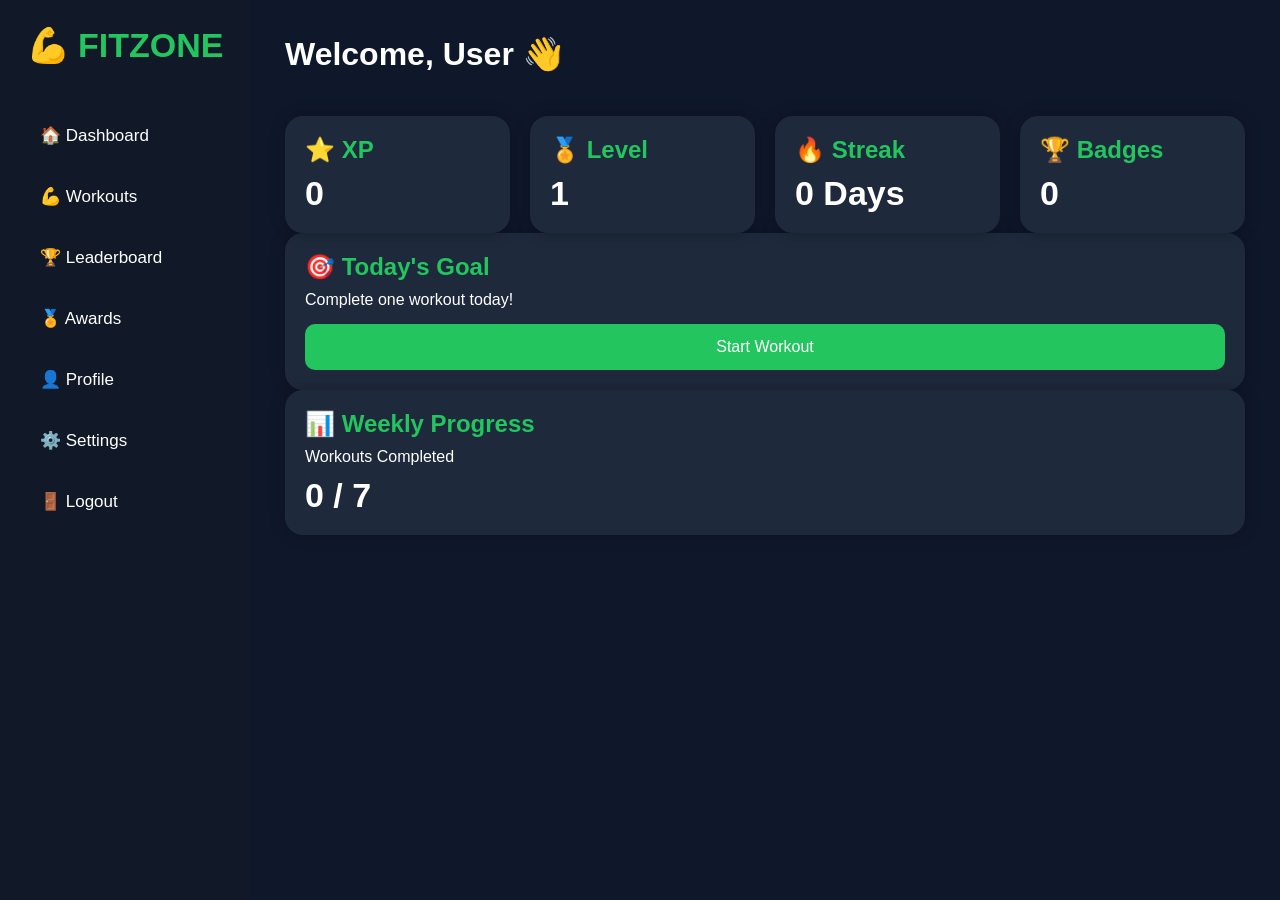
<file: dashboard.html>
<!DOCTYPE html>
<html lang="en">
<head>

<meta charset="UTF-8">

<meta name="viewport"
content="width=device-width, initial-scale=1.0">

<title>FitZone Dashboard</title>

<style>

*{
margin:0;
padding:0;
box-sizing:border-box;
font-family:Arial,sans-serif;
}

body{

background:#0f172a;

color:white;

display:flex;

height:100vh;

overflow:hidden;

}

/* ===== Sidebar ===== */

.sidebar{

width:250px;

background:#111827;

padding:25px;

display:flex;

flex-direction:column;

}

.logo{

font-size:34px;

font-weight:bold;

text-align:center;

color:#22c55e;

margin-bottom:40px;

}

.sidebar button{

background:none;

border:none;

color:white;

font-size:17px;

padding:15px;

margin:5px 0;

border-radius:10px;

cursor:pointer;

text-align:left;

transition:.3s;

}

.sidebar button:hover{

background:#22c55e;

}

/* ===== Main ===== */

.main{

flex:1;

overflow-y:auto;

padding:35px;

background:#0f172a;

}

.page{

display:none;

}

#dashboard{

display:block;

}

/* ===== Cards ===== */

.cards{

display:grid;

grid-template-columns:repeat(auto-fit,minmax(220px,1fr));

gap:20px;

margin-top:25px;

}

.card{

background:#1e293b;

padding:20px;

border-radius:18px;

box-shadow:0 0 15px rgba(0,0,0,.25);

}

.card h2{

color:#22c55e;

margin-bottom:10px;

}

.card h1{

font-size:34px;

margin-top:10px;

}

.action{

margin-top:15px;

padding:14px;

width:100%;

border:none;

border-radius:10px;

background:#22c55e;

color:white;

font-size:16px;

cursor:pointer;

}

.action:hover{

background:#16a34a;

}

</style>

</head>

<body>

<div class="sidebar">

<div class="logo">

💪 FITZONE

</div>

<button onclick="showPage('dashboard')">
🏠 Dashboard
</button>

<button onclick="showPage('workouts')">
💪 Workouts
</button>

<button onclick="showPage('leaderboard')">
🏆 Leaderboard
</button>

<button onclick="showPage('awards')">
🏅 Awards
</button>

<button onclick="showPage('profile')">
👤 Profile
</button>

<button onclick="showPage('settings')">
⚙️ Settings
</button>

<button onclick="logout()">
🚪 Logout
</button>

</div>

<div class="main">

<div id="dashboard" class="page">

<h1>

Welcome,

<span id="username">

User

</span>

👋

</h1>

<br>

<div class="cards">

<div class="card">

<h2>⭐ XP</h2>

<h1 id="xp">

0

</h1>

</div>

<div class="card">

<h2>🏅 Level</h2>

<h1 id="level">

1

</h1>

</div>

<div class="card">

<h2>🔥 Streak</h2>

<h1 id="streak">

0 Days

</h1>

</div>

<div class="card">

<h2>🏆 Badges</h2>

<h1 id="badges">

0

</h1>

</div>

</div>
<div class="card">

<h2>🎯 Today's Goal</h2>

<p id="goal">

Complete one workout today!

</p>

<button class="action" onclick="showPage('workouts')">

Start Workout

</button>

</div>

<div class="card">

<h2>📊 Weekly Progress</h2>

<p>

Workouts Completed

</p>

<h1 id="weeklyWorkouts">

0 / 7

</h1>

</div>

</div>

</div>

<!-- =========================
WORKOUT PAGE
========================= -->

<div id="workouts" class="page">

<h1>

💪 Workout Center

</h1>

<p>

Choose a workout category.

</p>

<br>

<h2 style="color:#22c55e;">

👨 Men's Workouts

</h2>

<div class="cards">

<div class="card">

<h2>💪 Chest Builder</h2>

<p>

20 Minutes

</p>

<p>

Reward: ⭐ 150 XP

</p>

<button class="action"

onclick="startWorkout('Chest Builder',150)">

Start Workout

</button>

</div>

<div class="card">

<h2>🏋️ Arms Blast</h2>

<p>

18 Minutes

</p>

<p>

Reward: ⭐ 140 XP

</p>

<button class="action"

onclick="startWorkout('Arms Blast',140)">

Start Workout

</button>

</div>

<div class="card">

<h2>🦵 Leg Day</h2>

<p>

25 Minutes

</p>

<p>

Reward: ⭐ 180 XP

</p>

<button class="action"

onclick="startWorkout('Leg Day',180)">

Start Workout

</button>

</div>

</div>

<br>

<h2 style="color:#22c55e;">

👩 Women's Workouts

</h2>

<div class="cards">

<div class="card">

<h2>🍑 Glutes</h2>

<p>20 Minutes</p>

<p>Reward: ⭐ 150 XP</p>

<button class="action"

onclick="startWorkout('Glutes',150)">

Start Workout

</button>

</div>

<div class="card">

<h2>🔥 Fat Burn</h2>

<p>25 Minutes</p>

<p>Reward: ⭐ 170 XP</p>

<button class="action"

onclick="startWorkout('Fat Burn',170)">

Start Workout

</button>

</div>

<div class="card">

<h2>🧘 Yoga</h2>

<p>15 Minutes</p>

<p>Reward: ⭐ 100 XP</p>

<button class="action"

onclick="startWorkout('Yoga',100)">

Start Workout

</button>

</div>

</div>

<br>

<h2 style="color:#22c55e;">

🌍 Everyone

</h2>

<div class="cards">

<div class="card">

<h2>🏃 Cardio</h2>

<p>15 Minutes</p>

<p>Reward: ⭐ 120 XP</p>

<button class="action"

onclick="startWorkout('Cardio',120)">

Start Workout

</button>

</div>

<div class="card">

<h2>⚡ HIIT</h2>

<p>20 Minutes</p>

<p>Reward: ⭐ 200 XP</p>

<button class="action"

onclick="startWorkout('HIIT',200)">

Start Workout

</button>

</div>

<div class="card">

<h2>🏠 Home Workout</h2>

<p>18 Minutes</p>

<p>Reward: ⭐ 130 XP</p>

<button class="action"

onclick="startWorkout('Home Workout',130)">

Start Workout

</button>

</div>

</div>

</div>
<!-- =========================
LEADERBOARD PAGE
========================= -->

<div id="leaderboard" class="page">

<h1>🏆 Leaderboard</h1>

<p>Top FitZone members this week.</p>

<div class="cards">

<div class="card">

<h2>🥇 Rank #1</h2>

<h1 id="firstPlace">Loading...</h1>

</div>

<div class="card">

<h2>🥈 Rank #2</h2>

<h1 id="secondPlace">Loading...</h1>

</div>

<div class="card">

<h2>🥉 Rank #3</h2>

<h1 id="thirdPlace">Loading...</h1>

</div>

</div>

</div>



<!-- =========================
AWARDS PAGE
========================= -->

<div id="awards" class="page">

<h1>🏅 Awards</h1>

<div class="cards">

<div class="card">

<h2>🥉 First Workout</h2>

<p>Complete your first workout.</p>

</div>

<div class="card">

<h2>🔥 7 Day Streak</h2>

<p>Stay active for 7 days.</p>

</div>

<div class="card">

<h2>⭐ XP Hunter</h2>

<p>Reach 1000 XP.</p>

</div>

<div class="card">

<h2>👑 Fitness Legend</h2>

<p>Reach Level 10.</p>

</div>

</div>

</div>



<!-- =========================
PROFILE PAGE
========================= -->

<div id="profile" class="page">

<h1>👤 My Profile</h1>

<div class="cards">

<div class="card">

<h2>Username</h2>

<h1 id="profileUsername">User</h1>

</div>

<div class="card">

<h2>Email</h2>

<h1 id="profileEmail">Email</h1>

</div>

<div class="card">

<h2>XP</h2>

<h1 id="profileXP">0</h1>

</div>

<div class="card">

<h2>Level</h2>

<h1 id="profileLevel">1</h1>

</div>

<div class="card">

<h2>Completed Workouts</h2>

<h1 id="profileWorkouts">0</h1>

</div>

</div>

</div>



<!-- =========================
SETTINGS PAGE
========================= -->

<div id="settings" class="page">

<h1>⚙️ Settings</h1>

<div class="card">

<h2>Edit Profile</h2>

<input
type="text"
id="newUsername"
placeholder="New Username"
style="width:100%;padding:12px;margin:10px 0;border-radius:10px;border:none;">

<button
class="action"
onclick="saveSettings()">

💾 Save Changes

</button>

</div>

<div class="card">

<h2>Account</h2>

<button
class="action"
onclick="logout()">

🚪 Logout

</button>

</div>

</div>

</div>

<script>
// ======================================
// FITZONE DASHBOARD
// PART 4A
// ======================================

// ---------- LOGIN PROTECTION ----------

let currentUser = JSON.parse(localStorage.getItem("currentUser"));

if(!currentUser){

alert("Please login first!");

window.location.href="login.html";

}

// ---------- LOAD USER ----------

document.getElementById("username").textContent =
currentUser.username;

document.getElementById("xp").textContent =
currentUser.xp || 0;

document.getElementById("level").textContent =
currentUser.level || 1;

document.getElementById("streak").textContent =
(currentUser.streak || 0) + " Days";

document.getElementById("badges").textContent =
(currentUser.badges || []).length;

document.getElementById("profileUsername").textContent =
currentUser.username;

document.getElementById("profileEmail").textContent =
currentUser.email;

document.getElementById("profileXP").textContent =
currentUser.xp || 0;

document.getElementById("profileLevel").textContent =
currentUser.level || 1;

document.getElementById("profileWorkouts").textContent =
currentUser.workouts || 0;

document.getElementById("weeklyWorkouts").textContent =
(currentUser.weeklyWorkouts || 0) + " / 7";

// ---------- PAGE NAVIGATION ----------

function showPage(page){

let pages =
document.querySelectorAll(".page");

pages.forEach(function(p){

p.style.display="none";

});

document.getElementById(page).style.display="block";

}

// ---------- SAVE USER ----------

function saveUser(){

let users =
JSON.parse(localStorage.getItem("users")) || [];

let index =
users.findIndex(u => u.email === currentUser.email);

if(index !== -1){

users[index]=currentUser;

localStorage.setItem(
"users",
JSON.stringify(users)
);

}

localStorage.setItem(
"currentUser",
JSON.stringify(currentUser)
);

}

// ---------- LOGOUT ----------

function logout(){

localStorage.removeItem("currentUser");

window.location.href="login.html";

}
// ======================================
// PART 4B
// XP & LEVEL SYSTEM
// ======================================

// XP required per level
const LEVEL_XP = 500;

// Refresh dashboard numbers
function refreshDashboard(){

document.getElementById("xp").textContent =
currentUser.xp;

document.getElementById("level").textContent =
currentUser.level;

document.getElementById("streak").textContent =
currentUser.streak + " Days";

document.getElementById("badges").textContent =
currentUser.badges.length;

document.getElementById("profileXP").textContent =
currentUser.xp;

document.getElementById("profileLevel").textContent =
currentUser.level;

document.getElementById("profileWorkouts").textContent =
currentUser.workouts;

document.getElementById("weeklyWorkouts").textContent =
currentUser.weeklyWorkouts + " / 7";

saveUser();

}

// Add XP
function addXP(amount){

currentUser.xp += amount;

// Level up automatically
while(currentUser.xp >= currentUser.level * LEVEL_XP){

currentUser.level++;

alert(
"🎉 Congratulations!\n\nYou reached Level " +
currentUser.level +
"!"
);

}

refreshDashboard();

}

// Remove XP (optional)
function removeXP(amount){

currentUser.xp -= amount;

if(currentUser.xp < 0){

currentUser.xp = 0;

}

refreshDashboard();

}

// Reset XP (optional)
function resetXP(){

currentUser.xp = 0;

currentUser.level = 1;

refreshDashboard();

}
// ======================================
// PART 4C
// WORKOUT SYSTEM
// ======================================

let currentWorkout = "";
let currentXP = 0;

// Start workout
function startWorkout(name, xp){

currentWorkout = name;

currentXP = xp;

let finish = confirm(

"🏋️ Workout: " + name +
"\n\nReward: " + xp + " XP" +
"\n\nPress OK after completing your workout."

);

if(finish){

finishWorkout();

}

}

// Finish workout
function finishWorkout(saveUser();checkBadges();){

// Add XP
addXP(currentXP);

// Increase workout count
currentUser.workouts =
(currentUser.workouts || 0) + 1;

// Weekly workouts
currentUser.weeklyWorkouts =
(currentUser.weeklyWorkouts || 0) + 1;

// Daily streak
updateStreak();

// Refresh profile
document.getElementById("profileWorkouts")
.textContent =
currentUser.workouts;

// Save everything
saveUser();

refreshDashboard();

alert(
"🎉 Workout Complete!\n\n" +
"+" + currentXP + " XP"
);

}

// ======================================
// STREAK SYSTEM
// ======================================

function updateStreak(){

let today =
new Date().toDateString();

let lastWorkout =
currentUser.lastWorkoutDate || "";

// First workout
if(lastWorkout === ""){

currentUser.streak = 1;

}

// New day
else if(lastWorkout !== today){

currentUser.streak =
(currentUser.streak || 0) + 1;

}

currentUser.lastWorkoutDate = today;

}

// ======================================
// BADGES
// ======================================

if(!currentUser.badges){

currentUser.badges = [];

}

function unlockBadge(name){

if(!currentUser.badges.includes(name)){

currentUser.badges.push(name);

alert(
"🏅 New Badge!\n\n" + name
);

}

}

// Check badges
function checkBadges(){

if(currentUser.workouts >= 1){

unlockBadge("🥉 First Workout");

}

if(currentUser.streak >= 7){

unlockBadge("🔥 7 Day Streak");

}

if(currentUser.xp >= 1000){

unlockBadge("⭐ XP Hunter");

}

if(currentUser.level >= 10){

unlockBadge("👑 Fitness Legend");

}

}
</file>
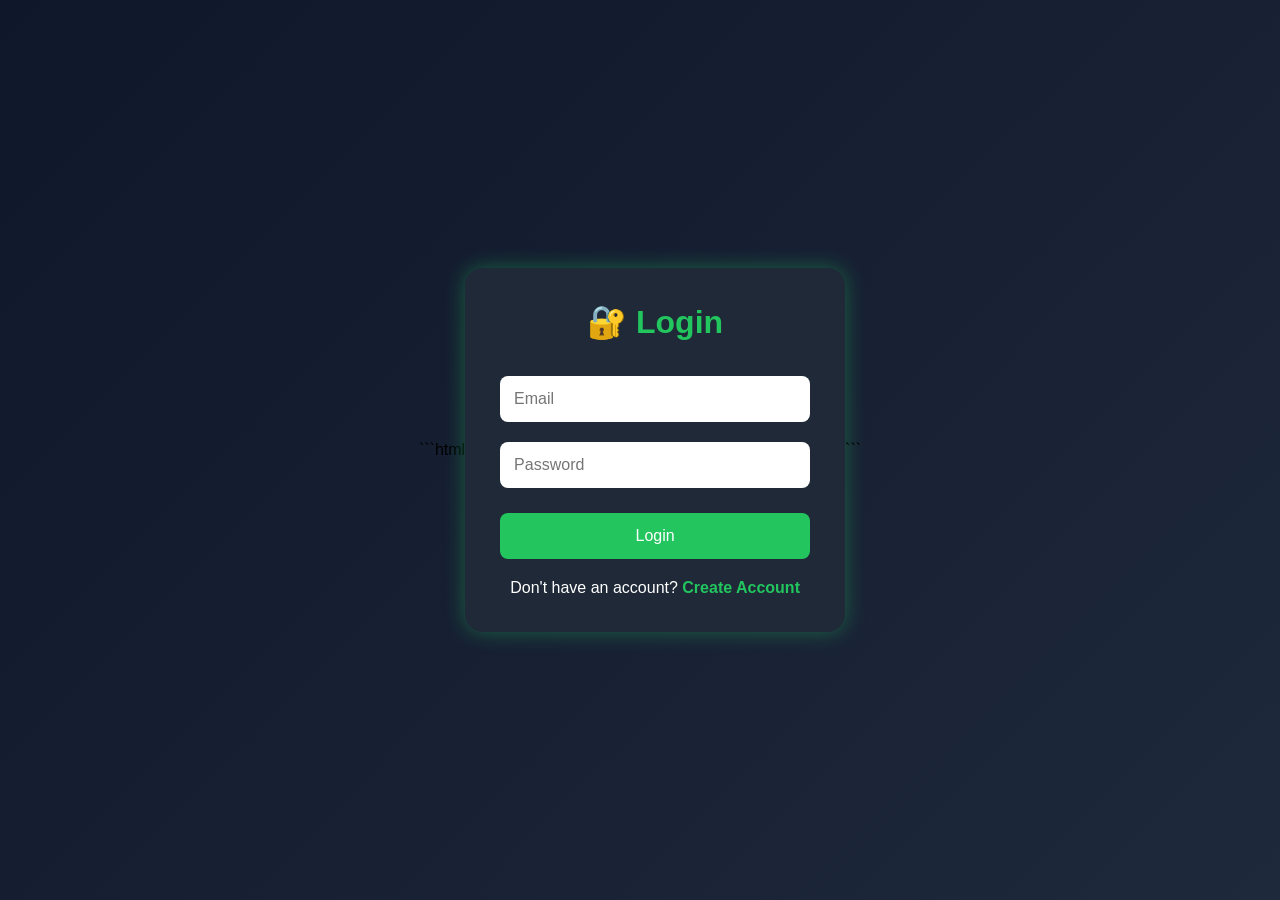
<file: login.html>
```html
<!DOCTYPE html>
<html lang="en">
<head>
<meta charset="UTF-8">
<meta name="viewport" content="width=device-width, initial-scale=1.0">
<title>FitZone - Login</title>

<style>

*{
margin:0;
padding:0;
box-sizing:border-box;
font-family:Arial,sans-serif;
}

body{
height:100vh;
display:flex;
justify-content:center;
align-items:center;
background:linear-gradient(135deg,#0f172a,#1e293b);
}

.container{
width:380px;
background:#1f2937;
padding:35px;
border-radius:18px;
box-shadow:0 0 20px rgba(34,197,94,.4);
}

h1{
text-align:center;
color:#22c55e;
margin-bottom:25px;
}

input{
width:100%;
padding:14px;
margin:10px 0;
border:none;
border-radius:8px;
font-size:16px;
}

button{
width:100%;
padding:14px;
margin-top:15px;
background:#22c55e;
color:white;
border:none;
border-radius:8px;
font-size:16px;
cursor:pointer;
transition:.3s;
}

button:hover{
background:#16a34a;
}

p{
margin-top:20px;
text-align:center;
color:white;
}

a{
color:#22c55e;
text-decoration:none;
font-weight:bold;
}

.error{
color:#ef4444;
text-align:center;
margin-top:15px;
display:none;
}

</style>
</head>

<body>

<div class="container">

<h1>🔐 Login</h1>

<input
type="email"
id="email"
placeholder="Email">

<input
type="password"
id="password"
placeholder="Password">

<button onclick="login()">

Login

</button>

<p class="error" id="error">

Invalid email or password.

</p>

<p>

Don't have an account?

<a href="signup.html">

Create Account

</a>

</p>

</div>

<script>

function login(){

let email=document.getElementById("email").value.trim();

let password=document.getElementById("password").value;

let users=
JSON.parse(localStorage.getItem("users"))||[];

let user=users.find(function(u){

return u.email===email &&
u.password===password;

});

if(user){

localStorage.setItem(
"currentUser",
JSON.stringify(user)
);

window.location.href="dashboard.html";

}else{

document.getElementById("error").style.display="block";

}

}

</script>

</body>
</html>
```
</file>
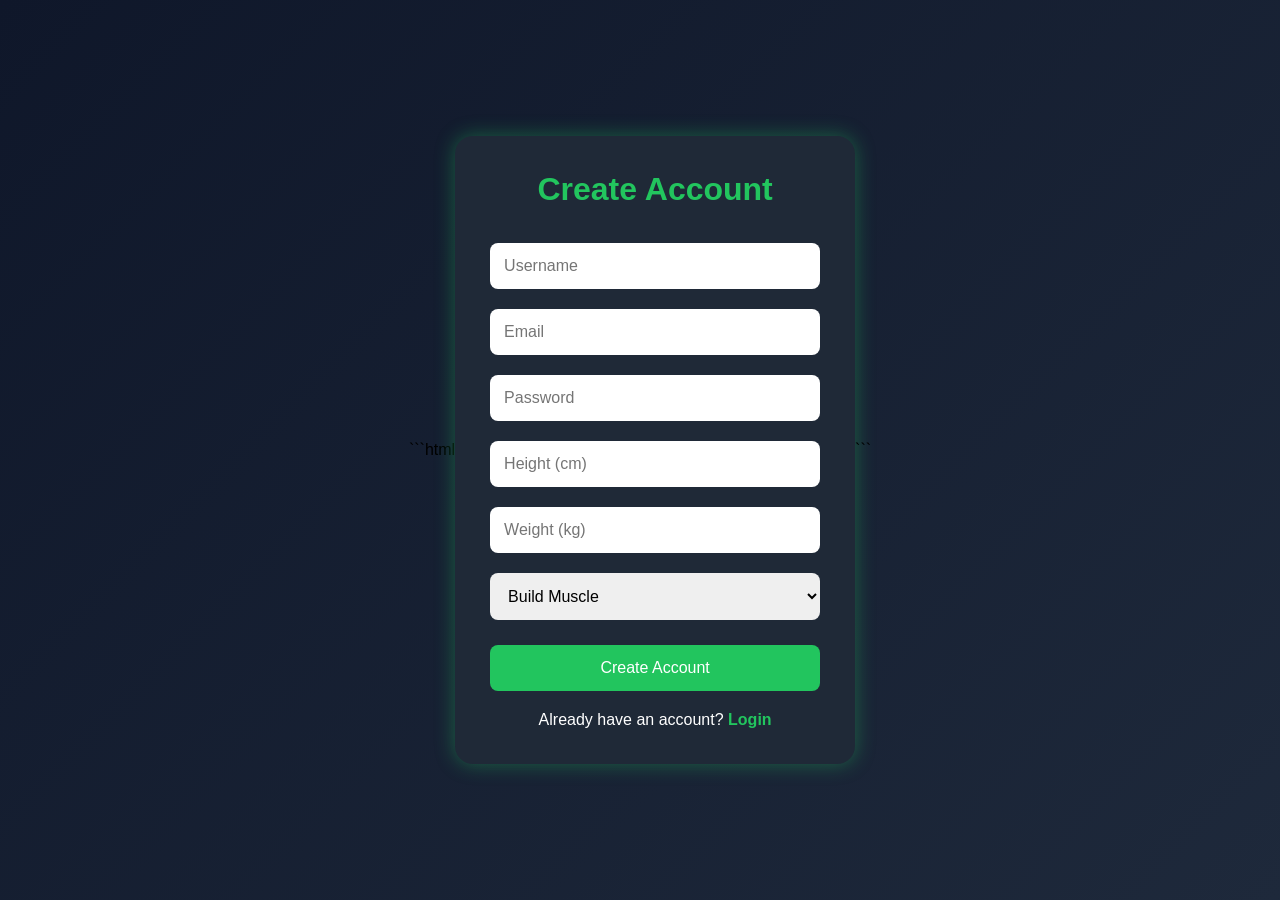
<file: signup.html>
```html
<!DOCTYPE html>
<html lang="en">
<head>
<meta charset="UTF-8">
<meta name="viewport" content="width=device-width, initial-scale=1.0">
<title>FitZone - Sign Up</title>

<style>

*{
margin:0;
padding:0;
box-sizing:border-box;
font-family:Arial,sans-serif;
}

body{
height:100vh;
display:flex;
justify-content:center;
align-items:center;
background:linear-gradient(135deg,#0f172a,#1e293b);
}

.container{
width:400px;
background:#1f2937;
padding:35px;
border-radius:18px;
box-shadow:0 0 20px rgba(34,197,94,.4);
}

h1{
text-align:center;
color:#22c55e;
margin-bottom:25px;
}

input,select{
width:100%;
padding:14px;
margin:10px 0;
border:none;
border-radius:8px;
font-size:16px;
}

button{
width:100%;
padding:14px;
margin-top:15px;
background:#22c55e;
color:white;
border:none;
border-radius:8px;
font-size:16px;
cursor:pointer;
transition:.3s;
}

button:hover{
background:#16a34a;
}

p{
margin-top:20px;
text-align:center;
color:white;
}

a{
color:#22c55e;
text-decoration:none;
font-weight:bold;
}

</style>
</head>

<body>

<div class="container">

<h1>Create Account</h1>

<input
type="text"
id="username"
placeholder="Username">

<input
type="email"
id="email"
placeholder="Email">

<input
type="password"
id="password"
placeholder="Password">

<input
type="number"
id="height"
placeholder="Height (cm)">

<input
type="number"
id="weight"
placeholder="Weight (kg)">

<select id="goal">

<option>Build Muscle</option>
<option>Lose Weight</option>
<option>Stay Fit</option>
<option>Gain Strength</option>

</select>

<button onclick="signup()">

Create Account

</button>

<p>

Already have an account?

<a href="login.html">

Login

</a>

</p>

</div>

<script>

function signup(){

let users=
JSON.parse(localStorage.getItem("users"))||[];

let email=
document.getElementById("email").value.trim();

if(users.some(u=>u.email===email)){

alert("An account with this email already exists.");

return;

}

let user={

username:document.getElementById("username").value,

email:email,

password:document.getElementById("password").value,

height:document.getElementById("height").value,

weight:document.getElementById("weight").value,

goal:document.getElementById("goal").value,

xp:0,

level:1,

streak:0,

workouts:0,

badges:[],

weeklyWorkouts:0

};

users.push(user);

localStorage.setItem(
"users",
JSON.stringify(users)
);

alert("Account created successfully!");

window.location.href="login.html";

}

</script>

</body>
</html>
```
</file>
